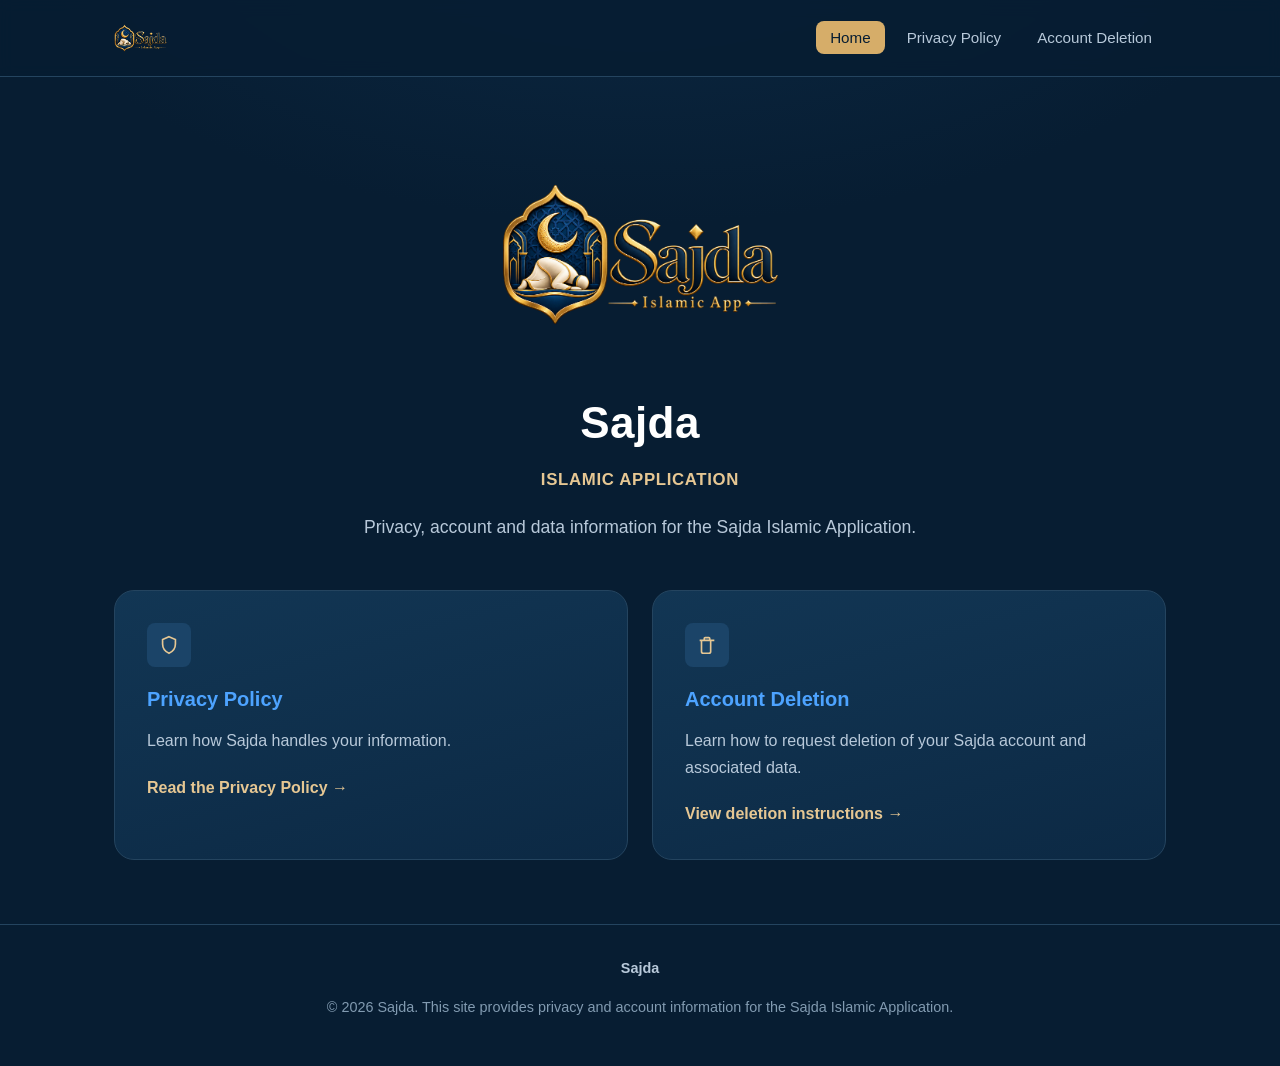
<file: index.html>
<!DOCTYPE html>
<html lang="en">
<head>
  <meta charset="UTF-8">
  <meta name="viewport" content="width=device-width, initial-scale=1.0">
  <title>Sajda — Privacy &amp; Account Information</title>
  <meta name="description" content="Privacy, account and data information for the Sajda Islamic Application, including the Privacy Policy and account deletion instructions.">
  <link rel="stylesheet" href="./assets/styles.css">
</head>
<body>
  <a class="skip-link" href="#main">Skip to content</a>

  <header class="site-header">
    <nav class="nav" aria-label="Primary">
      <a class="brand" href="./">
        <img class="brand-mark" src="./assets/sajda_app_branding_logo.png" alt="Sajda" width="1448" height="1086">
      </a>
      <ul class="nav-links">
        <li><a href="./" aria-current="page">Home</a></li>
        <li><a href="./privacy/">Privacy Policy</a></li>
        <li><a href="./delete-account/">Account Deletion</a></li>
      </ul>
    </nav>
  </header>

  <main id="main">
    <section class="hero">
      <img class="hero-geo" src="./assets/sajda_app_branding_logo.png" alt="Sajda" width="1448" height="1086">
      <h1>Sajda</h1>
      <p class="subtitle">Islamic Application</p>
      <p class="lead">Privacy, account and data information for the Sajda Islamic Application.</p>
    </section>

    <section class="card-grid" aria-label="Legal information">
      <a class="card" href="./privacy/">
        <span class="card-icon" aria-hidden="true">
          <svg width="22" height="22" viewBox="0 0 24 24" fill="none" stroke="currentColor" stroke-width="1.8">
            <path d="M12 3l7 3v5c0 5-3.5 8.5-7 10-3.5-1.5-7-5-7-10V6l7-3z"/>
          </svg>
        </span>
        <h2>Privacy Policy</h2>
        <p>Learn how Sajda handles your information.</p>
        <span class="card-link">Read the Privacy Policy</span>
      </a>

      <a class="card" href="./delete-account/">
        <span class="card-icon" aria-hidden="true">
          <svg width="22" height="22" viewBox="0 0 24 24" fill="none" stroke="currentColor" stroke-width="1.8">
            <path d="M4 7h16M9 7V5a1 1 0 011-1h4a1 1 0 011 1v2m-9 0v12a2 2 0 002 2h6a2 2 0 002-2V7"/>
          </svg>
        </span>
        <h2>Account Deletion</h2>
        <p>Learn how to request deletion of your Sajda account and associated data.</p>
        <span class="card-link">View deletion instructions</span>
      </a>
    </section>
  </main>

  <footer class="site-footer">
    <div class="footer-brand">Sajda</div>
    <p>&copy; 2026 Sajda. This site provides privacy and account information for the Sajda Islamic Application.</p>
  </footer>
</body>
</html>
</file>
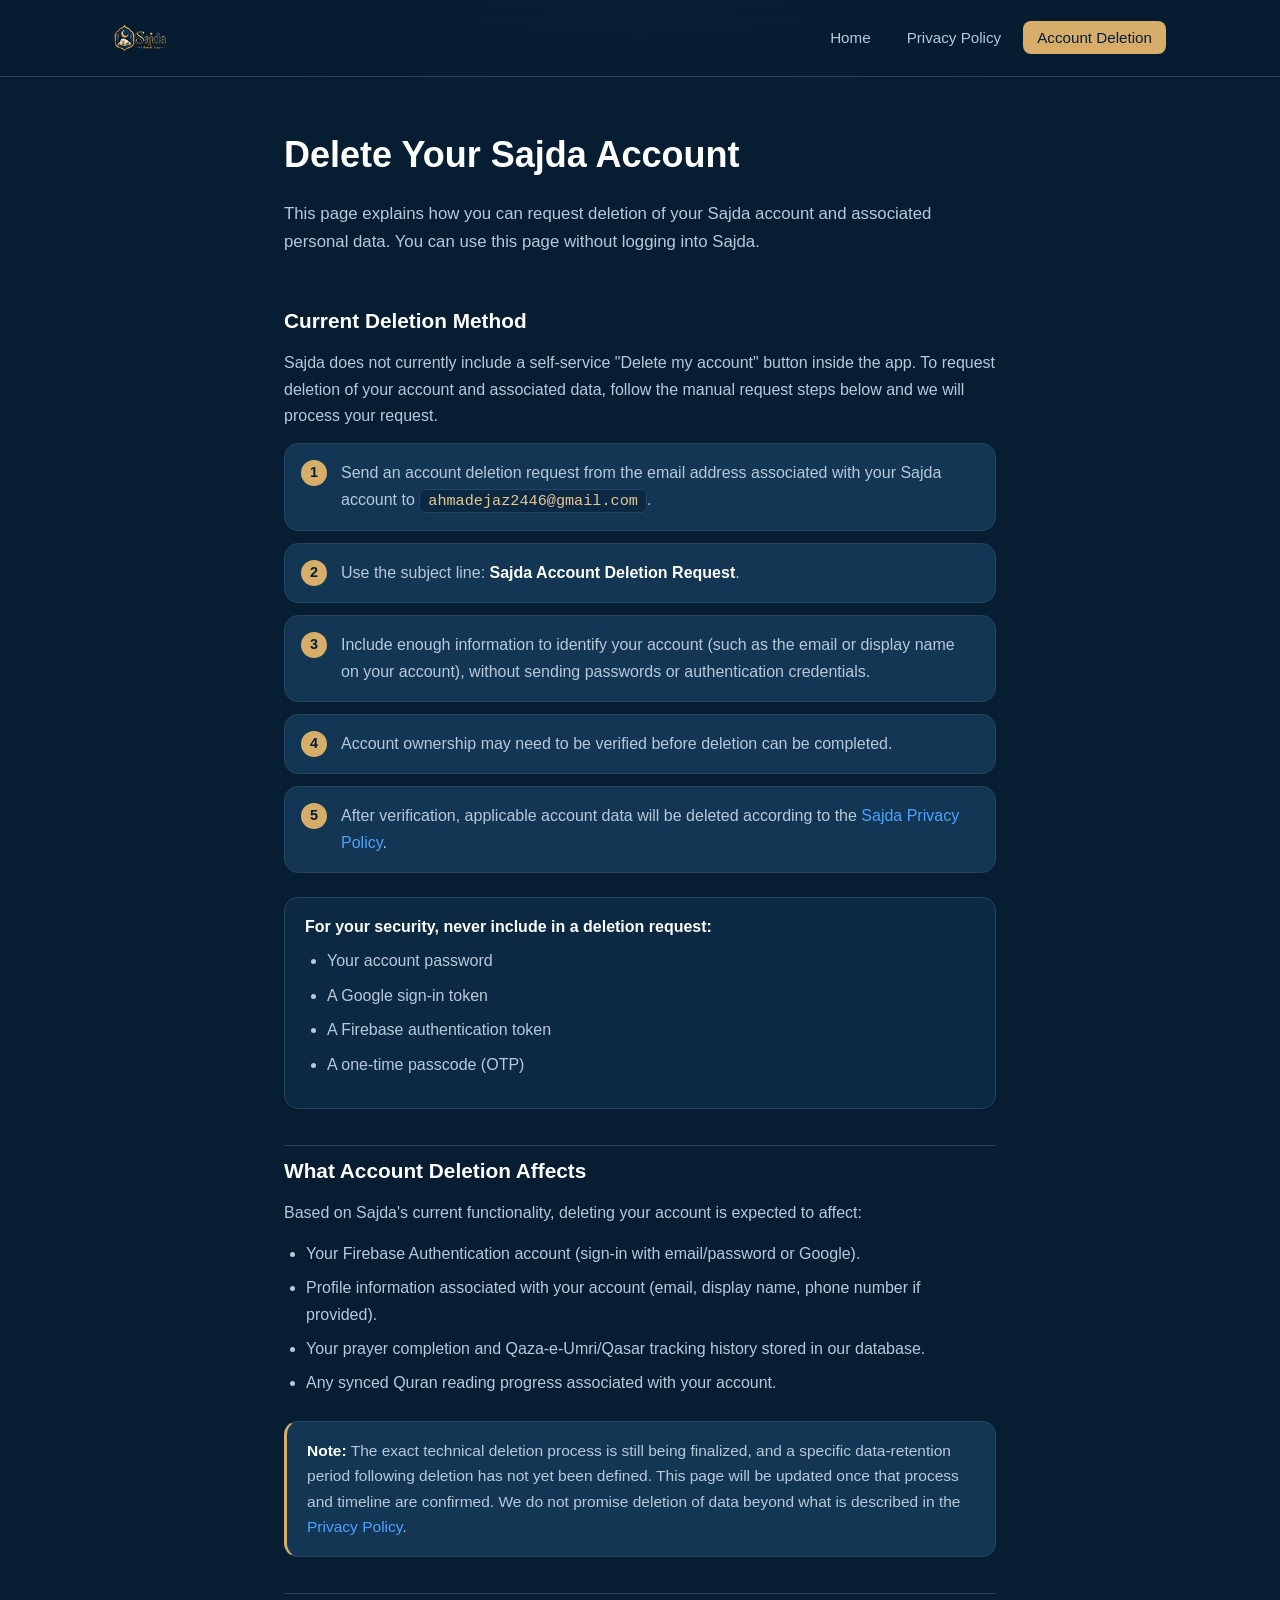
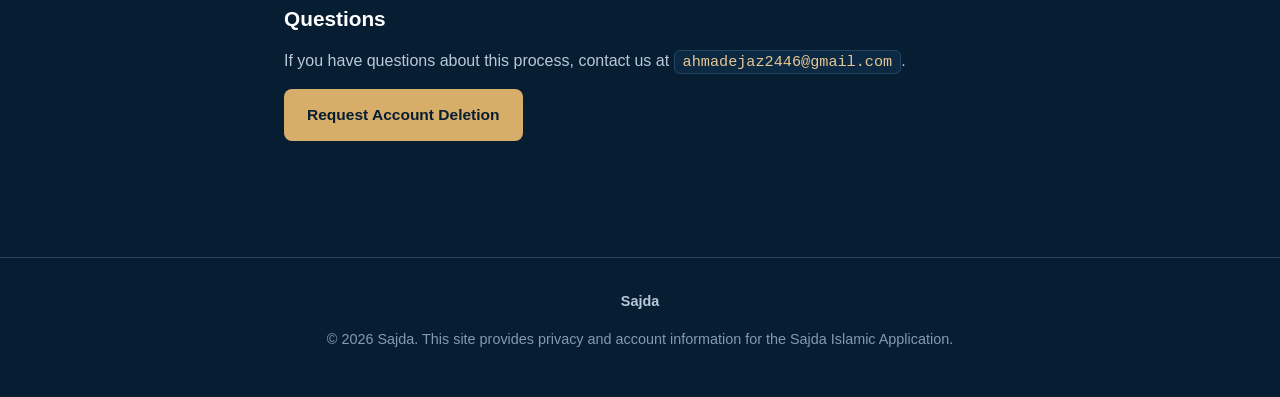
<file: delete-account/index.html>
<!DOCTYPE html>
<html lang="en">
<head>
  <meta charset="UTF-8">
  <meta name="viewport" content="width=device-width, initial-scale=1.0">
  <title>Delete Your Sajda Account</title>
  <meta name="description" content="How to request deletion of your Sajda account and associated personal data.">
  <link rel="stylesheet" href="../assets/styles.css">
</head>
<body>
  <a class="skip-link" href="#main">Skip to content</a>

  <header class="site-header">
    <nav class="nav" aria-label="Primary">
      <a class="brand" href="../">
        <img class="brand-mark" src="../assets/sajda_app_branding_logo.png" alt="Sajda" width="1448" height="1086">
      </a>
      <ul class="nav-links">
        <li><a href="../">Home</a></li>
        <li><a href="../privacy/">Privacy Policy</a></li>
        <li><a href="../delete-account/" aria-current="page">Account Deletion</a></li>
      </ul>
    </nav>
  </header>

  <main id="main">
    <article class="page page-narrow">
      <header class="legal-header">
        <h1>Delete Your Sajda Account</h1>
        <p class="legal-intro">
          This page explains how you can request deletion of your Sajda account
          and associated personal data. You can use this page without logging
          into Sajda.
        </p>
      </header>

      <section class="legal-section">
        <h2>Current Deletion Method</h2>
        <p>
          Sajda does not currently include a self-service "Delete my account"
          button inside the app. To request deletion of your account and
          associated data, follow the manual request steps below and we will
          process your request.
        </p>

        <ol class="steps">
          <li>
            Send an account deletion request from the email address associated
            with your Sajda account to
            <a class="email" href="mailto:ahmadejaz2446@gmail.com">ahmadejaz2446@gmail.com</a>.
          </li>
          <li>
            Use the subject line: <strong>Sajda Account Deletion Request</strong>.
          </li>
          <li>
            Include enough information to identify your account (such as the
            email or display name on your account), without sending passwords
            or authentication credentials.
          </li>
          <li>
            Account ownership may need to be verified before deletion can be
            completed.
          </li>
          <li>
            After verification, applicable account data will be deleted
            according to the <a href="../privacy/">Sajda Privacy Policy</a>.
          </li>
        </ol>

        <div class="dont-list">
          <p><strong>For your security, never include in a deletion request:</strong></p>
          <ul>
            <li>Your account password</li>
            <li>A Google sign-in token</li>
            <li>A Firebase authentication token</li>
            <li>A one-time passcode (OTP)</li>
          </ul>
        </div>
      </section>

      <section class="legal-section">
        <h2>What Account Deletion Affects</h2>
        <p>Based on Sajda's current functionality, deleting your account is expected to affect:</p>
        <ul>
          <li>Your Firebase Authentication account (sign-in with email/password or Google).</li>
          <li>Profile information associated with your account (email, display name, phone number if provided).</li>
          <li>Your prayer completion and Qaza-e-Umri/Qasar tracking history stored in our database.</li>
          <li>Any synced Quran reading progress associated with your account.</li>
        </ul>
        <div class="notice">
          <strong>Note:</strong> The exact technical deletion process is still being
          finalized, and a specific data-retention period following deletion has
          not yet been defined. This page will be updated once that process and
          timeline are confirmed. We do not promise deletion of data beyond what
          is described in the <a href="../privacy/">Privacy Policy</a>.
        </div>
      </section>

      <section class="legal-section">
        <h2>Questions</h2>
        <p>
          If you have questions about this process, contact us at
          <a class="email" href="mailto:ahmadejaz2446@gmail.com">ahmadejaz2446@gmail.com</a>.
        </p>
        <a class="btn btn-primary" href="mailto:ahmadejaz2446@gmail.com?subject=Sajda%20Account%20Deletion%20Request">
          Request Account Deletion
        </a>
      </section>
    </article>
  </main>

  <footer class="site-footer">
    <div class="footer-brand">Sajda</div>
    <p>&copy; 2026 Sajda. This site provides privacy and account information for the Sajda Islamic Application.</p>
  </footer>
</body>
</html>
</file>
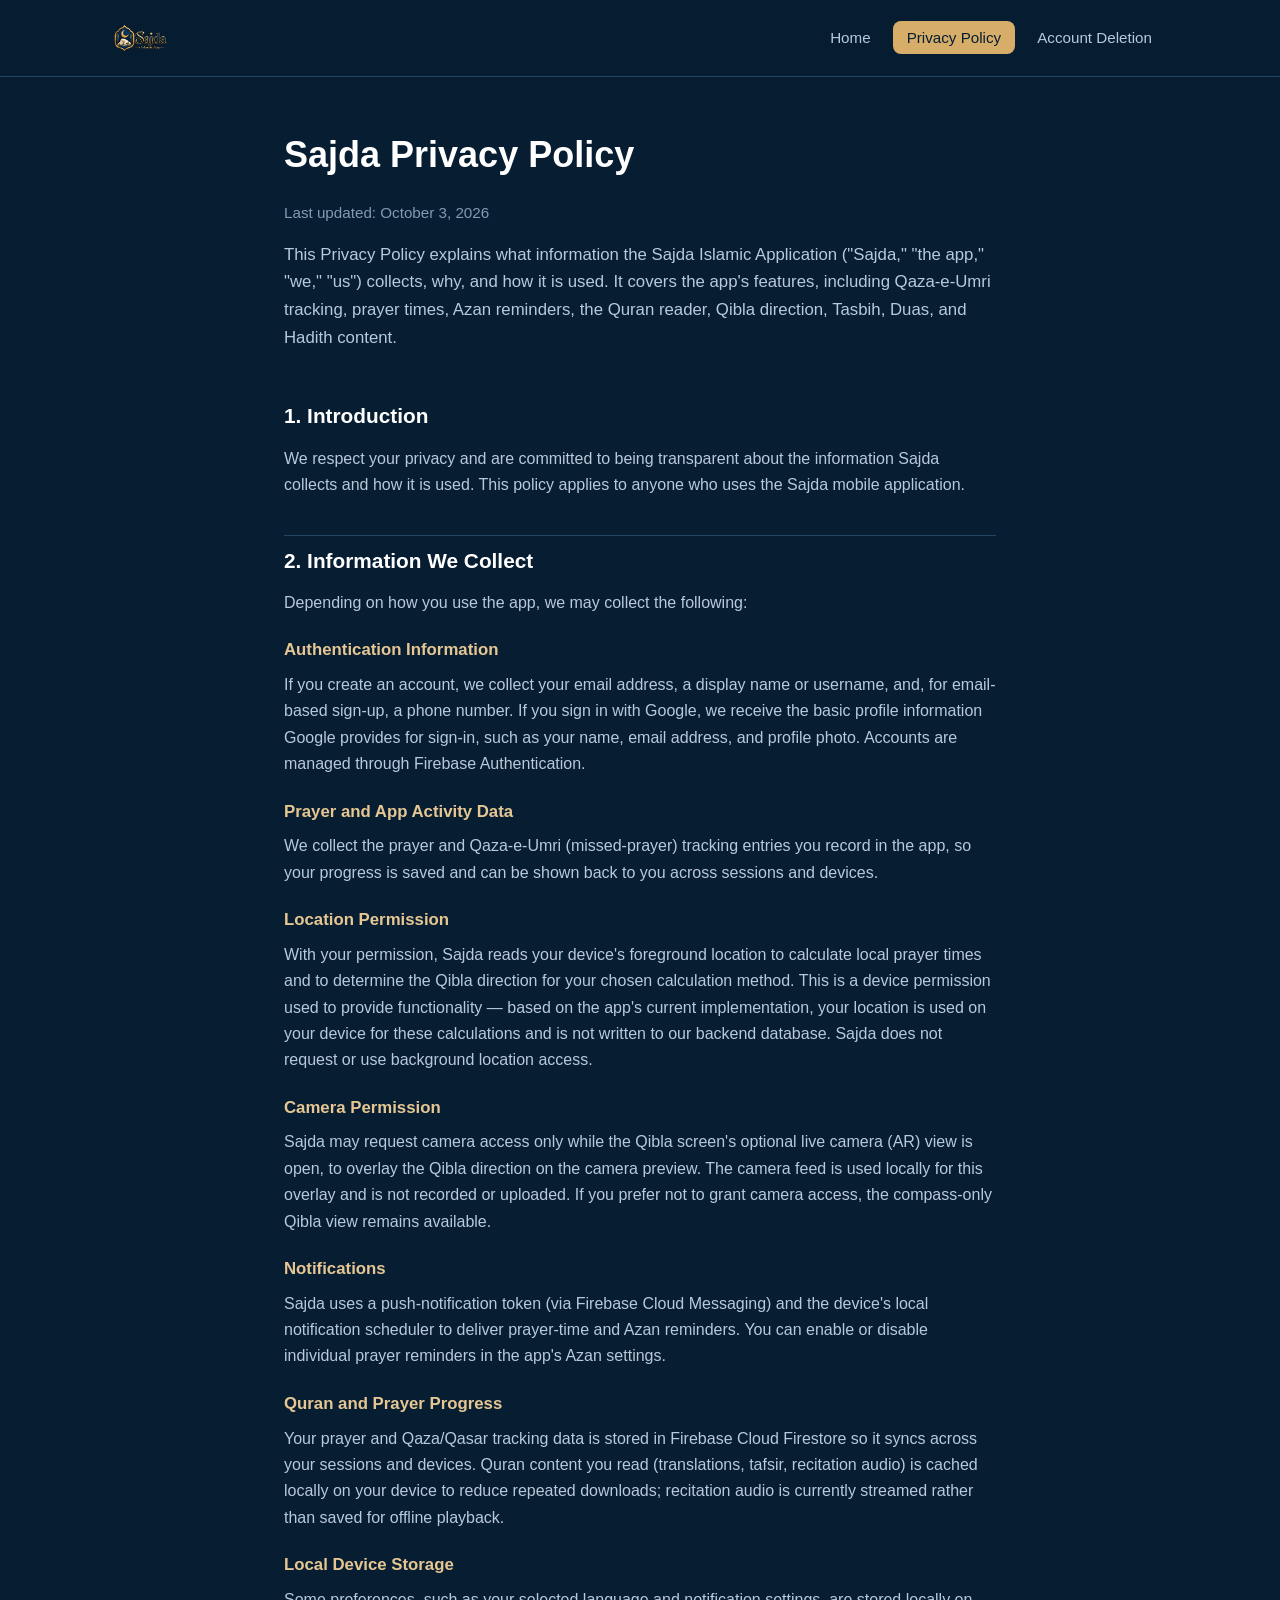
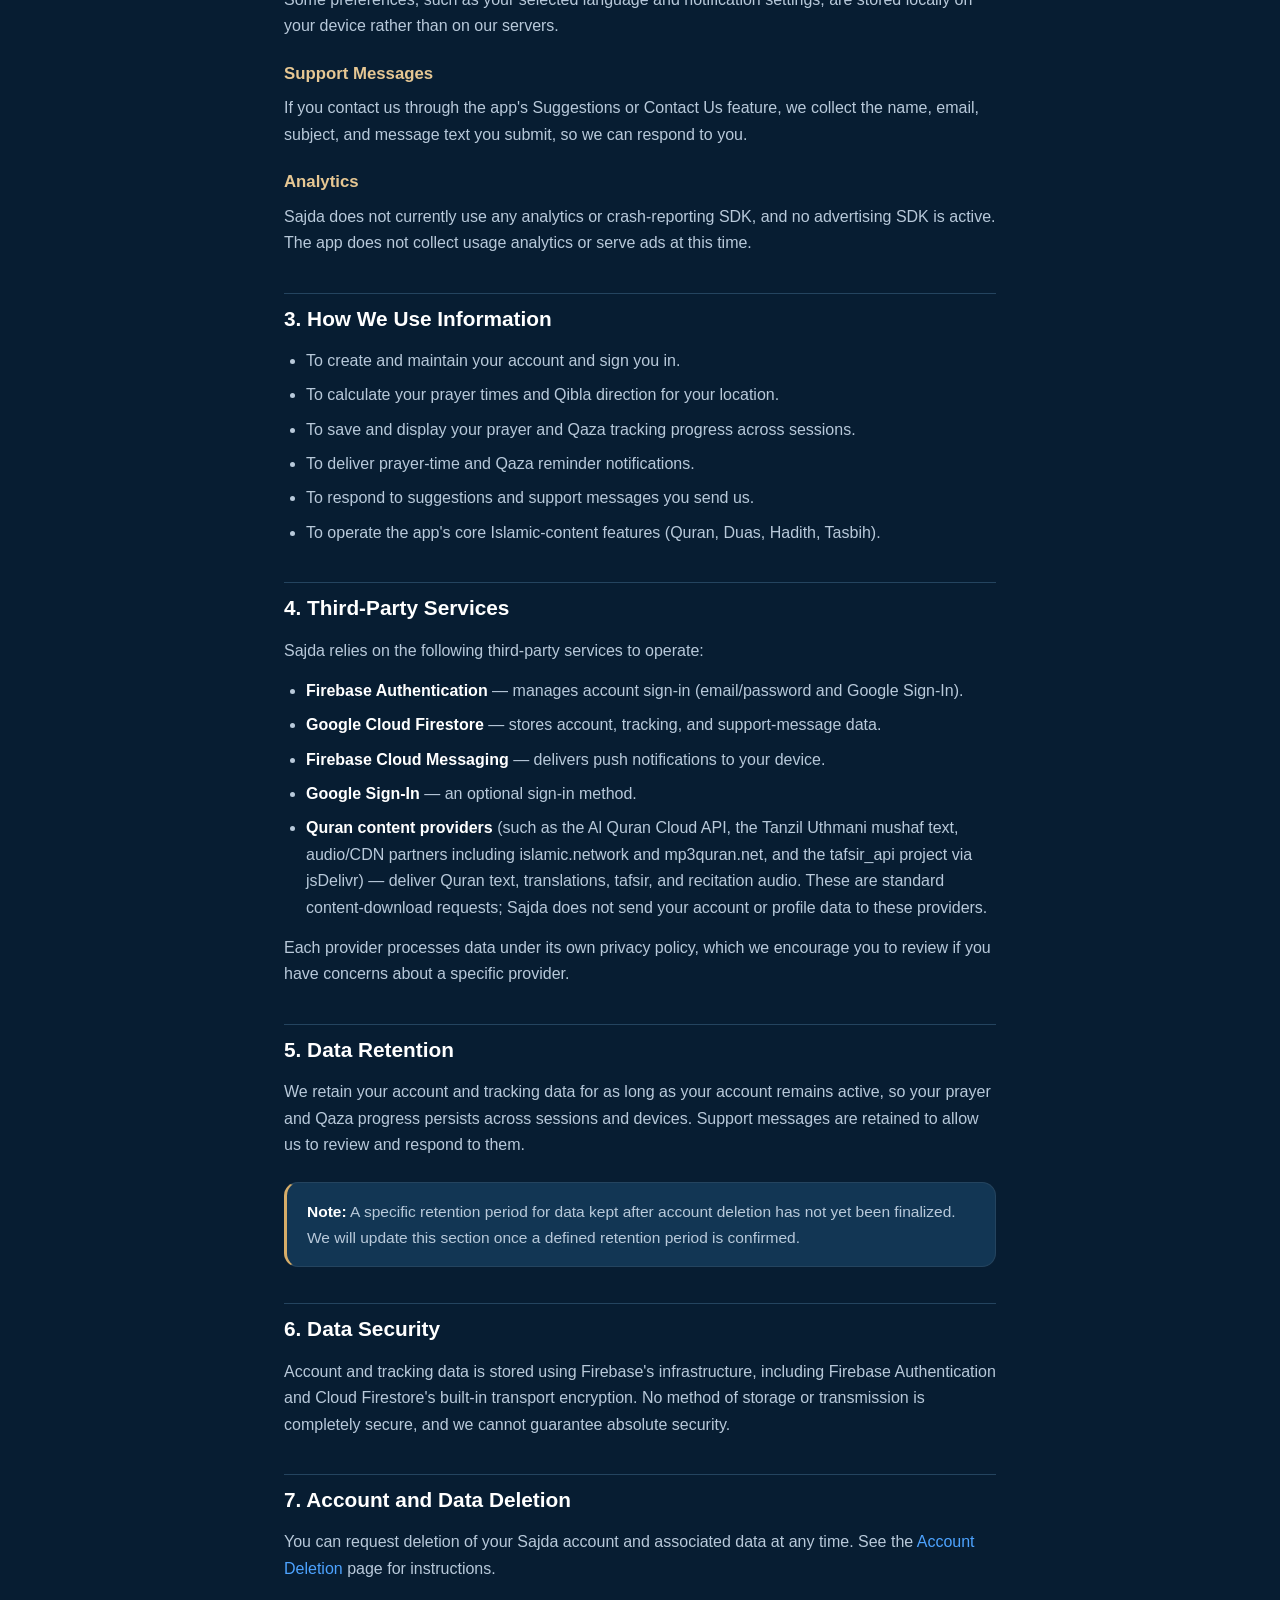
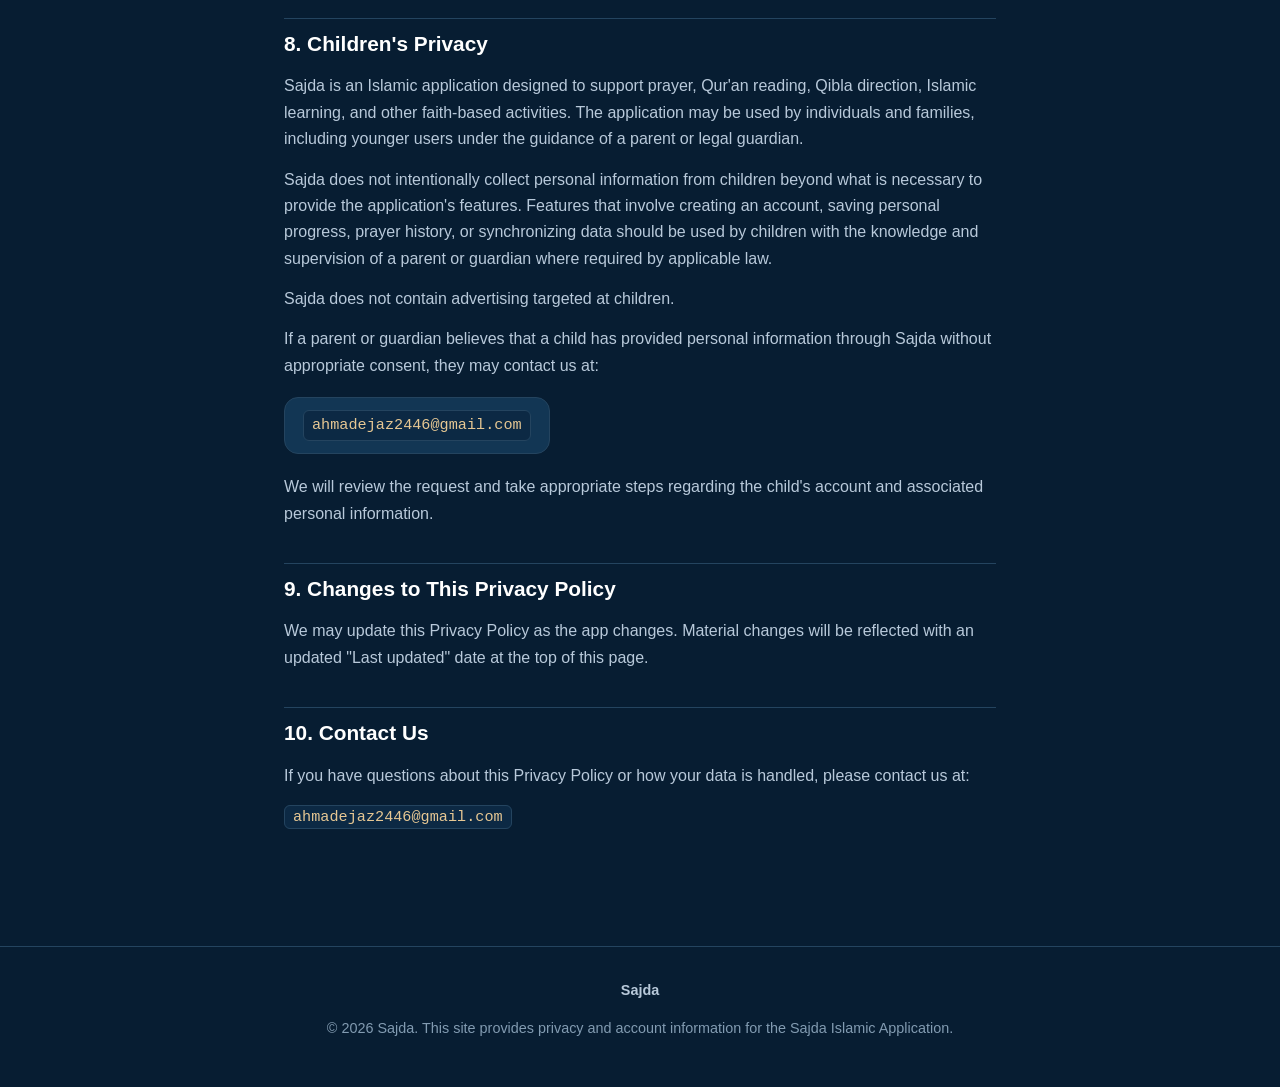
<file: privacy/index.html>
<!DOCTYPE html>
<html lang="en">
<head>
  <meta charset="UTF-8">
  <meta name="viewport" content="width=device-width, initial-scale=1.0">
  <title>Sajda Privacy Policy</title>
  <meta name="description" content="Sajda Privacy Policy — how the Sajda Islamic Application collects, uses, and protects your information.">
  <link rel="stylesheet" href="../assets/styles.css">
</head>
<body>
  <a class="skip-link" href="#main">Skip to content</a>

  <header class="site-header">
    <nav class="nav" aria-label="Primary">
      <a class="brand" href="../">
        <img class="brand-mark" src="../assets/sajda_app_branding_logo.png" alt="Sajda" width="1448" height="1086">
      </a>
      <ul class="nav-links">
        <li><a href="../">Home</a></li>
        <li><a href="../privacy/" aria-current="page">Privacy Policy</a></li>
        <li><a href="../delete-account/">Account Deletion</a></li>
      </ul>
    </nav>
  </header>

  <main id="main">
    <article class="page page-narrow">
      <header class="legal-header">
        <h1>Sajda Privacy Policy</h1>
        <p class="legal-updated">Last updated: October 3, 2026</p>
        <p class="legal-intro">
          This Privacy Policy explains what information the Sajda Islamic Application
          ("Sajda," "the app," "we," "us") collects, why, and how it is used. It covers
          the app's features, including Qaza-e-Umri tracking, prayer times, Azan
          reminders, the Quran reader, Qibla direction, Tasbih, Duas, and Hadith content.
        </p>
      </header>

      <section class="legal-section">
        <h2>1. Introduction</h2>
        <p>
          We respect your privacy and are committed to being transparent about the
          information Sajda collects and how it is used. This policy applies to anyone
          who uses the Sajda mobile application.
        </p>
      </section>

      <section class="legal-section">
        <h2>2. Information We Collect</h2>
        <p>Depending on how you use the app, we may collect the following:</p>

        <h3>Authentication Information</h3>
        <p>
          If you create an account, we collect your email address, a display name or
          username, and, for email-based sign-up, a phone number. If you sign in with
          Google, we receive the basic profile information Google provides for sign-in,
          such as your name, email address, and profile photo. Accounts are managed
          through Firebase Authentication.
        </p>

        <h3>Prayer and App Activity Data</h3>
        <p>
          We collect the prayer and Qaza-e-Umri (missed-prayer) tracking entries you
          record in the app, so your progress is saved and can be shown back to you
          across sessions and devices.
        </p>

        <h3>Location Permission</h3>
        <p>
          With your permission, Sajda reads your device's foreground location to
          calculate local prayer times and to determine the Qibla direction for your
          chosen calculation method. This is a device permission used to provide
          functionality — based on the app's current implementation, your location is
          used on your device for these calculations and is not written to our
          backend database. Sajda does not request or use background location access.
        </p>

        <h3>Camera Permission</h3>
        <p>
          Sajda may request camera access only while the Qibla screen's optional
          live camera (AR) view is open, to overlay the Qibla direction on the camera
          preview. The camera feed is used locally for this overlay and is not
          recorded or uploaded. If you prefer not to grant camera access, the
          compass-only Qibla view remains available.
        </p>

        <h3>Notifications</h3>
        <p>
          Sajda uses a push-notification token (via Firebase Cloud Messaging) and the
          device's local notification scheduler to deliver prayer-time and Azan
          reminders. You can enable or disable individual prayer reminders in the
          app's Azan settings.
        </p>

        <h3>Quran and Prayer Progress</h3>
        <p>
          Your prayer and Qaza/Qasar tracking data is stored in Firebase Cloud
          Firestore so it syncs across your sessions and devices. Quran content you
          read (translations, tafsir, recitation audio) is cached locally on your
          device to reduce repeated downloads; recitation audio is currently
          streamed rather than saved for offline playback.
        </p>

        <h3>Local Device Storage</h3>
        <p>
          Some preferences, such as your selected language and notification
          settings, are stored locally on your device rather than on our servers.
        </p>

        <h3>Support Messages</h3>
        <p>
          If you contact us through the app's Suggestions or Contact Us feature, we
          collect the name, email, subject, and message text you submit, so we can
          respond to you.
        </p>

        <h3>Analytics</h3>
        <p>
          Sajda does not currently use any analytics or crash-reporting SDK, and no
          advertising SDK is active. The app does not collect usage analytics or
          serve ads at this time.
        </p>
      </section>

      <section class="legal-section">
        <h2>3. How We Use Information</h2>
        <ul>
          <li>To create and maintain your account and sign you in.</li>
          <li>To calculate your prayer times and Qibla direction for your location.</li>
          <li>To save and display your prayer and Qaza tracking progress across sessions.</li>
          <li>To deliver prayer-time and Qaza reminder notifications.</li>
          <li>To respond to suggestions and support messages you send us.</li>
          <li>To operate the app's core Islamic-content features (Quran, Duas, Hadith, Tasbih).</li>
        </ul>
      </section>

      <section class="legal-section">
        <h2>4. Third-Party Services</h2>
        <p>Sajda relies on the following third-party services to operate:</p>
        <ul>
          <li><strong>Firebase Authentication</strong> — manages account sign-in (email/password and Google Sign-In).</li>
          <li><strong>Google Cloud Firestore</strong> — stores account, tracking, and support-message data.</li>
          <li><strong>Firebase Cloud Messaging</strong> — delivers push notifications to your device.</li>
          <li><strong>Google Sign-In</strong> — an optional sign-in method.</li>
          <li>
            <strong>Quran content providers</strong> (such as the Al Quran Cloud API, the
            Tanzil Uthmani mushaf text, audio/CDN partners including islamic.network
            and mp3quran.net, and the tafsir_api project via jsDelivr) — deliver
            Quran text, translations, tafsir, and recitation audio. These are
            standard content-download requests; Sajda does not send your account
            or profile data to these providers.
          </li>
        </ul>
        <p>
          Each provider processes data under its own privacy policy, which we
          encourage you to review if you have concerns about a specific provider.
        </p>
      </section>

      <section class="legal-section">
        <h2>5. Data Retention</h2>
        <p>
          We retain your account and tracking data for as long as your account
          remains active, so your prayer and Qaza progress persists across sessions
          and devices. Support messages are retained to allow us to review and
          respond to them.
        </p>
        <div class="notice">
          <strong>Note:</strong> A specific retention period for data kept after
          account deletion has not yet been finalized. We will update this section
          once a defined retention period is confirmed.
        </div>
      </section>

      <section class="legal-section">
        <h2>6. Data Security</h2>
        <p>
          Account and tracking data is stored using Firebase's infrastructure,
          including Firebase Authentication and Cloud Firestore's built-in
          transport encryption. No method of storage or transmission is completely
          secure, and we cannot guarantee absolute security.
        </p>
      </section>

      <section class="legal-section">
        <h2>7. Account and Data Deletion</h2>
        <p>
          You can request deletion of your Sajda account and associated data at
          any time. See the
          <a href="../delete-account/">Account Deletion</a> page for instructions.
        </p>
      </section>

      <section class="legal-section">
        <h2>8. Children's Privacy</h2>
        <p>
          Sajda is an Islamic application designed to support prayer, Qur'an
          reading, Qibla direction, Islamic learning, and other faith-based
          activities. The application may be used by individuals and families,
          including younger users under the guidance of a parent or legal
          guardian.
        </p>
        <p>
          Sajda does not intentionally collect personal information from
          children beyond what is necessary to provide the application's
          features. Features that involve creating an account, saving personal
          progress, prayer history, or synchronizing data should be used by
          children with the knowledge and supervision of a parent or guardian
          where required by applicable law.
        </p>
        <p>Sajda does not contain advertising targeted at children.</p>
        <p>
          If a parent or guardian believes that a child has provided personal
          information through Sajda without appropriate consent, they may
          contact us at:
        </p>
        <div class="contact-card">
          <a class="email" href="mailto:ahmadejaz2446@gmail.com">ahmadejaz2446@gmail.com</a>
        </div>
        <p>
          We will review the request and take appropriate steps regarding the
          child's account and associated personal information.
        </p>
      </section>

      <section class="legal-section">
        <h2>9. Changes to This Privacy Policy</h2>
        <p>
          We may update this Privacy Policy as the app changes. Material changes
          will be reflected with an updated "Last updated" date at the top of this
          page.
        </p>
      </section>

      <section class="legal-section">
        <h2>10. Contact Us</h2>
        <p>
          If you have questions about this Privacy Policy or how your data is
          handled, please contact us at:
        </p>
        <p><a class="email" href="mailto:ahmadejaz2446@gmail.com">ahmadejaz2446@gmail.com</a></p>
      </section>
    </article>
  </main>

  <footer class="site-footer">
    <div class="footer-brand">Sajda</div>
    <p>&copy; 2026 Sajda. This site provides privacy and account information for the Sajda Islamic Application.</p>
  </footer>
</body>
</html>
</file>
<file: assets/styles.css>
/* Sajda Legal Website — shared styles
   Colors match the Sajda app's own theme (lib/theme/sajda_colors.dart) */

:root {
  --color-bg: #071d32;
  --color-bg-secondary: #0c2944;
  --color-surface: #123654;
  --color-surface-elevated: #1b4468;
  --color-border: #24445f;

  --color-primary: #087af5;
  --color-primary-light: #4da3ff;
  --color-primary-dark: #0560c4;

  --color-gold: #d6ad69;
  --color-gold-light: #e6c793;
  --color-gold-dark: #b98f4c;

  --color-text: #ffffff;
  --color-text-secondary: #b8c9da;
  --color-text-muted: #829bb1;

  --max-width: 900px;
  --radius-lg: 20px;
  --radius-md: 14px;
  --radius-sm: 8px;
}

* {
  box-sizing: border-box;
}

html {
  scroll-behavior: smooth;
}

body {
  margin: 0;
  min-height: 100vh;
  font-family: -apple-system, BlinkMacSystemFont, "Segoe UI", Roboto, Helvetica,
    Arial, sans-serif;
  background: radial-gradient(
      1200px 600px at 50% -10%,
      var(--color-bg-secondary) 0%,
      var(--color-bg) 55%
    ),
    var(--color-bg);
  color: var(--color-text);
  line-height: 1.65;
  -webkit-font-smoothing: antialiased;
}

a {
  color: var(--color-primary-light);
  text-decoration: none;
}

a:hover {
  text-decoration: underline;
}

a:focus-visible,
button:focus-visible,
[tabindex]:focus-visible {
  outline: 2px solid var(--color-gold);
  outline-offset: 3px;
  border-radius: var(--radius-sm);
}

img,
svg {
  display: block;
  max-width: 100%;
}

/* Skip link */
.skip-link {
  position: absolute;
  left: -9999px;
  top: 0;
  background: var(--color-gold);
  color: var(--color-bg);
  padding: 10px 16px;
  border-radius: var(--radius-sm);
  font-weight: 600;
  z-index: 100;
}

.skip-link:focus {
  left: 16px;
  top: 16px;
}

/* Header / nav */
.site-header {
  border-bottom: 1px solid var(--color-border);
  background: rgba(7, 29, 50, 0.85);
  backdrop-filter: blur(8px);
  position: sticky;
  top: 0;
  z-index: 10;
}

.nav {
  max-width: 1100px;
  margin: 0 auto;
  display: flex;
  align-items: center;
  justify-content: space-between;
  gap: 16px;
  padding: 18px 24px;
}

.brand {
  display: flex;
  align-items: center;
  gap: 10px;
  font-weight: 700;
  font-size: 1.15rem;
  color: var(--color-text);
}

.brand:hover {
  text-decoration: none;
}

.brand-mark {
  height: 40px;
  width: auto;
  flex-shrink: 0;
  display: block;
}

@media (max-width: 480px) {
  .brand-mark {
    height: 32px;
  }
}

.nav-links {
  display: flex;
  gap: 8px;
  list-style: none;
  margin: 0;
  padding: 0;
  flex-wrap: wrap;
}

.nav-links a {
  color: var(--color-text-secondary);
  padding: 8px 14px;
  border-radius: var(--radius-sm);
  font-size: 0.95rem;
  font-weight: 500;
}

.nav-links a:hover {
  color: var(--color-text);
  text-decoration: none;
  background: var(--color-surface);
}

.nav-links a[aria-current="page"] {
  color: var(--color-bg);
  background: var(--color-gold);
}

.nav-links a[aria-current="page"]:hover {
  background: var(--color-gold-light);
}

/* Page shell */
main {
  display: block;
}

.page {
  max-width: var(--max-width);
  margin: 0 auto;
  padding: 48px 24px 80px;
}

.page-narrow {
  max-width: 760px;
}

/* Hero (home page) */
.hero {
  max-width: 1100px;
  margin: 0 auto;
  padding: 72px 24px 32px;
  text-align: center;
}

.hero-geo {
  width: 100%;
  max-width: 280px;
  height: auto;
  margin: 0 auto 28px;
  display: block;
}

@media (max-width: 600px) {
  .hero-geo {
    max-width: 200px;
  }
}

.hero h1 {
  font-size: clamp(2rem, 5vw, 2.75rem);
  margin: 0 0 6px;
  letter-spacing: 0.01em;
}

.hero .subtitle {
  color: var(--color-gold-light);
  font-size: 1.05rem;
  font-weight: 600;
  margin: 0 0 20px;
  letter-spacing: 0.04em;
  text-transform: uppercase;
}

.hero p.lead {
  max-width: 620px;
  margin: 0 auto;
  color: var(--color-text-secondary);
  font-size: 1.1rem;
}

/* Cards */
.card-grid {
  max-width: 1100px;
  margin: 0 auto;
  padding: 16px 24px 64px;
  display: grid;
  grid-template-columns: repeat(2, 1fr);
  gap: 24px;
}

@media (max-width: 680px) {
  .card-grid {
    grid-template-columns: 1fr;
  }
}

.card {
  background: linear-gradient(
    165deg,
    var(--color-surface) 0%,
    var(--color-bg-secondary) 100%
  );
  border: 1px solid var(--color-border);
  border-radius: var(--radius-lg);
  padding: 32px;
  display: flex;
  flex-direction: column;
  gap: 12px;
  transition: border-color 0.2s ease, transform 0.2s ease;
}

.card:hover {
  border-color: var(--color-gold-dark);
  transform: translateY(-2px);
}

.card-icon {
  width: 44px;
  height: 44px;
  border-radius: var(--radius-sm);
  background: var(--color-surface-elevated);
  display: flex;
  align-items: center;
  justify-content: center;
  color: var(--color-gold-light);
  margin-bottom: 4px;
}

.card h2 {
  margin: 0;
  font-size: 1.25rem;
}

.card p {
  margin: 0;
  color: var(--color-text-secondary);
}

.card .card-link {
  margin-top: 8px;
  font-weight: 600;
  color: var(--color-gold-light);
}

.card .card-link::after {
  content: " →";
}

/* Legal document content */
.legal-header {
  margin-bottom: 40px;
}

.legal-header h1 {
  margin: 0 0 8px;
  font-size: clamp(1.75rem, 4vw, 2.25rem);
}

.legal-updated {
  color: var(--color-text-muted);
  font-size: 0.95rem;
}

.legal-intro {
  color: var(--color-text-secondary);
  font-size: 1.05rem;
  margin-top: 16px;
}

.notice {
  background: var(--color-surface);
  border: 1px solid var(--color-border);
  border-left: 3px solid var(--color-gold);
  border-radius: var(--radius-md);
  padding: 16px 20px;
  margin: 24px 0;
  color: var(--color-text-secondary);
  font-size: 0.97rem;
}

.notice strong {
  color: var(--color-gold-light);
}

section.legal-section {
  margin: 36px 0;
  padding-top: 8px;
  border-top: 1px solid var(--color-border);
}

section.legal-section:first-of-type {
  border-top: none;
}

.legal-section h2 {
  font-size: 1.3rem;
  margin: 0 0 12px;
  color: var(--color-text);
}

.legal-section h3 {
  font-size: 1.05rem;
  margin: 20px 0 8px;
  color: var(--color-gold-light);
}

.legal-section p {
  color: var(--color-text-secondary);
  margin: 0 0 14px;
}

.legal-section ul {
  color: var(--color-text-secondary);
  padding-left: 22px;
  margin: 0 0 14px;
}

.legal-section li {
  margin-bottom: 8px;
}

.legal-section strong {
  color: var(--color-text);
}

/* Steps list (account deletion) */
.steps {
  list-style: none;
  margin: 0 0 24px;
  padding: 0;
  counter-reset: step;
}

.steps li {
  counter-increment: step;
  position: relative;
  padding: 16px 20px 16px 56px;
  margin-bottom: 12px;
  background: var(--color-surface);
  border: 1px solid var(--color-border);
  border-radius: var(--radius-md);
  color: var(--color-text-secondary);
}

.steps li::before {
  content: counter(step);
  position: absolute;
  left: 16px;
  top: 16px;
  width: 26px;
  height: 26px;
  border-radius: 50%;
  background: var(--color-gold);
  color: var(--color-bg);
  font-weight: 700;
  font-size: 0.9rem;
  display: flex;
  align-items: center;
  justify-content: center;
}

.steps strong {
  color: var(--color-text);
}

.dont-list {
  background: var(--color-bg-secondary);
  border: 1px solid var(--color-border);
  border-radius: var(--radius-md);
  padding: 16px 20px;
}

.dont-list p {
  margin: 0 0 8px;
}

/* Buttons */
.btn {
  display: inline-flex;
  align-items: center;
  gap: 8px;
  padding: 12px 22px;
  border-radius: var(--radius-sm);
  font-weight: 600;
  font-size: 0.97rem;
  border: 1px solid transparent;
}

.btn:hover {
  text-decoration: none;
}

.btn-primary {
  background: var(--color-gold);
  color: var(--color-bg);
}

.btn-primary:hover {
  background: var(--color-gold-light);
}

.btn-outline {
  background: transparent;
  color: var(--color-text);
  border-color: var(--color-border);
}

.btn-outline:hover {
  background: var(--color-surface);
  border-color: var(--color-gold-dark);
}

/* Contact card — subtle, non-alert highlight for an inline contact detail */
.contact-card {
  display: inline-flex;
  align-items: center;
  max-width: 100%;
  background: var(--color-surface);
  border: 1px solid var(--color-border);
  border-radius: var(--radius-md);
  padding: 12px 18px;
  margin: 4px 0 20px;
}

code,
.email {
  font-family: ui-monospace, SFMono-Regular, Menlo, Consolas, monospace;
  background: var(--color-bg-secondary);
  border: 1px solid var(--color-border);
  padding: 2px 8px;
  border-radius: 6px;
  color: var(--color-gold-light);
  font-size: 0.95em;
}

/* Footer */
.site-footer {
  border-top: 1px solid var(--color-border);
  padding: 32px 24px;
  text-align: center;
  color: var(--color-text-muted);
  font-size: 0.9rem;
}

.site-footer a {
  color: var(--color-text-secondary);
}

.site-footer .footer-brand {
  color: var(--color-text-secondary);
  font-weight: 600;
  margin-bottom: 6px;
}
</file>
